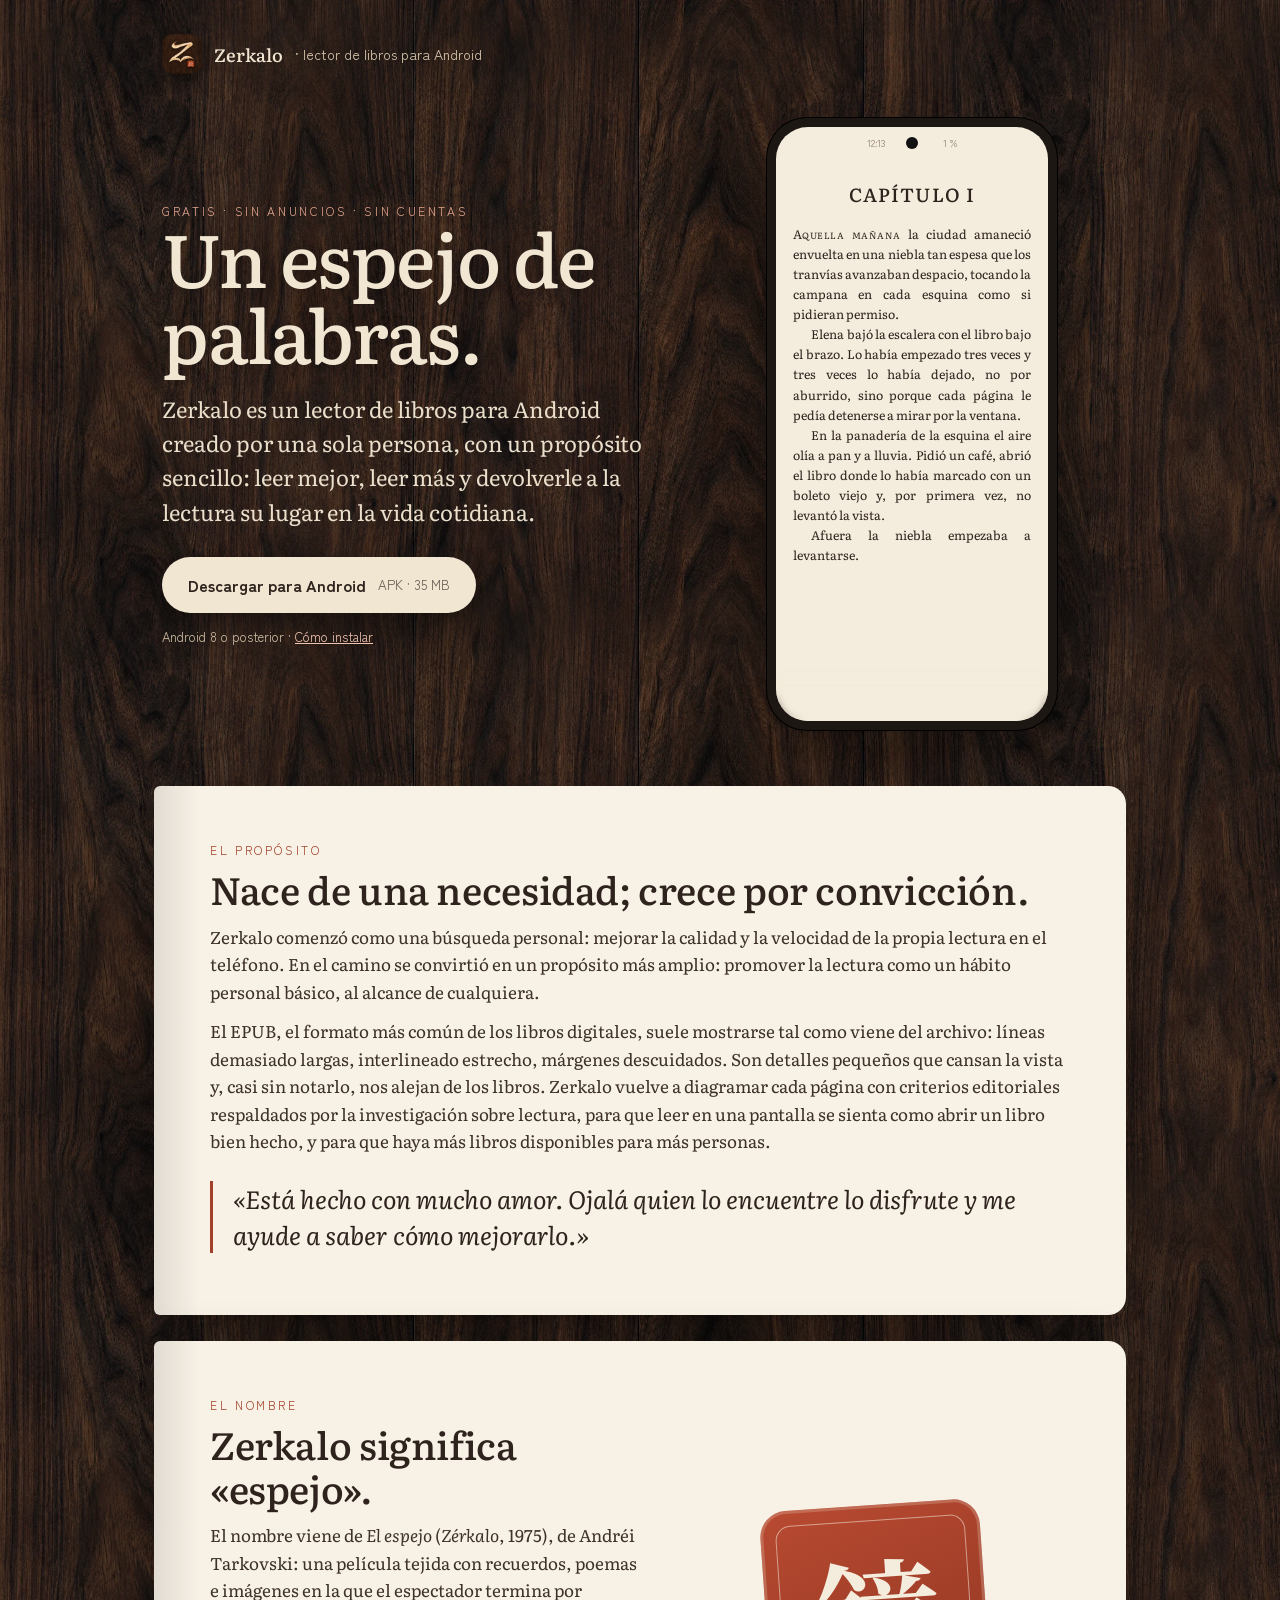
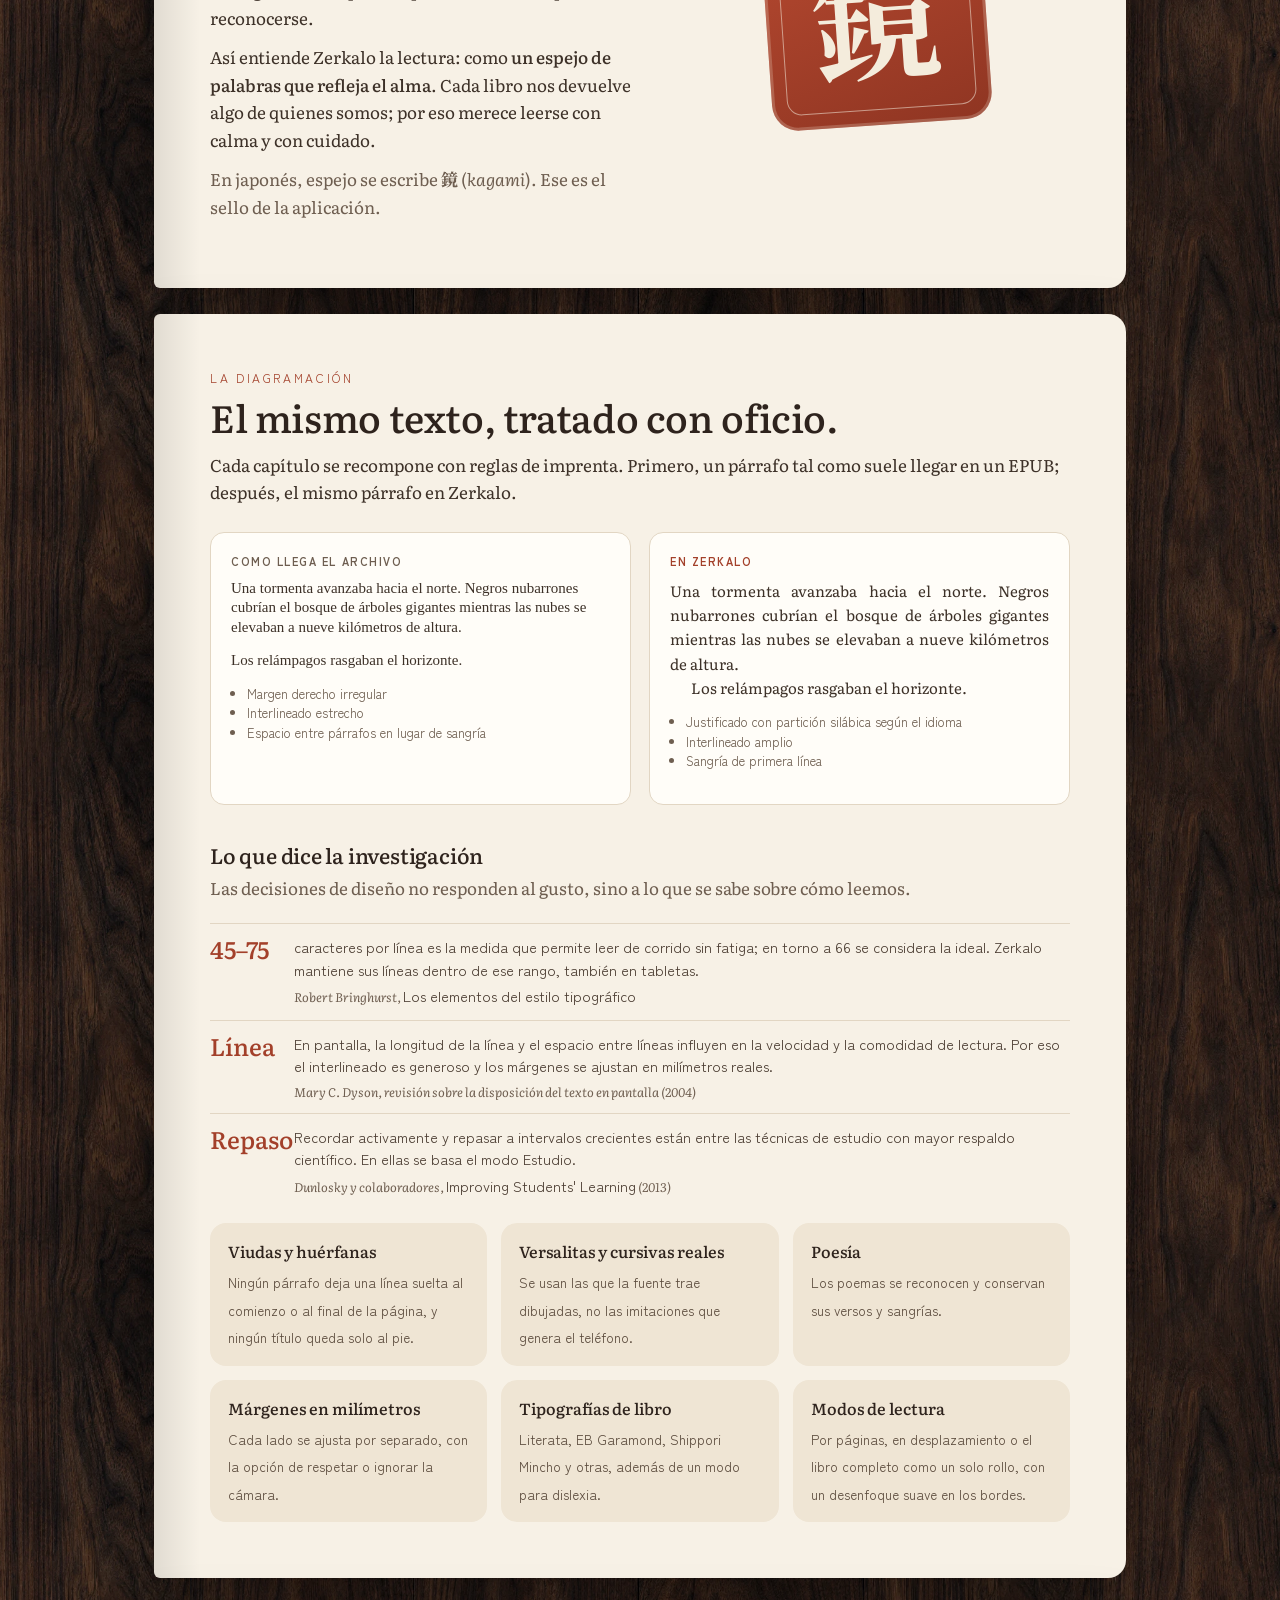
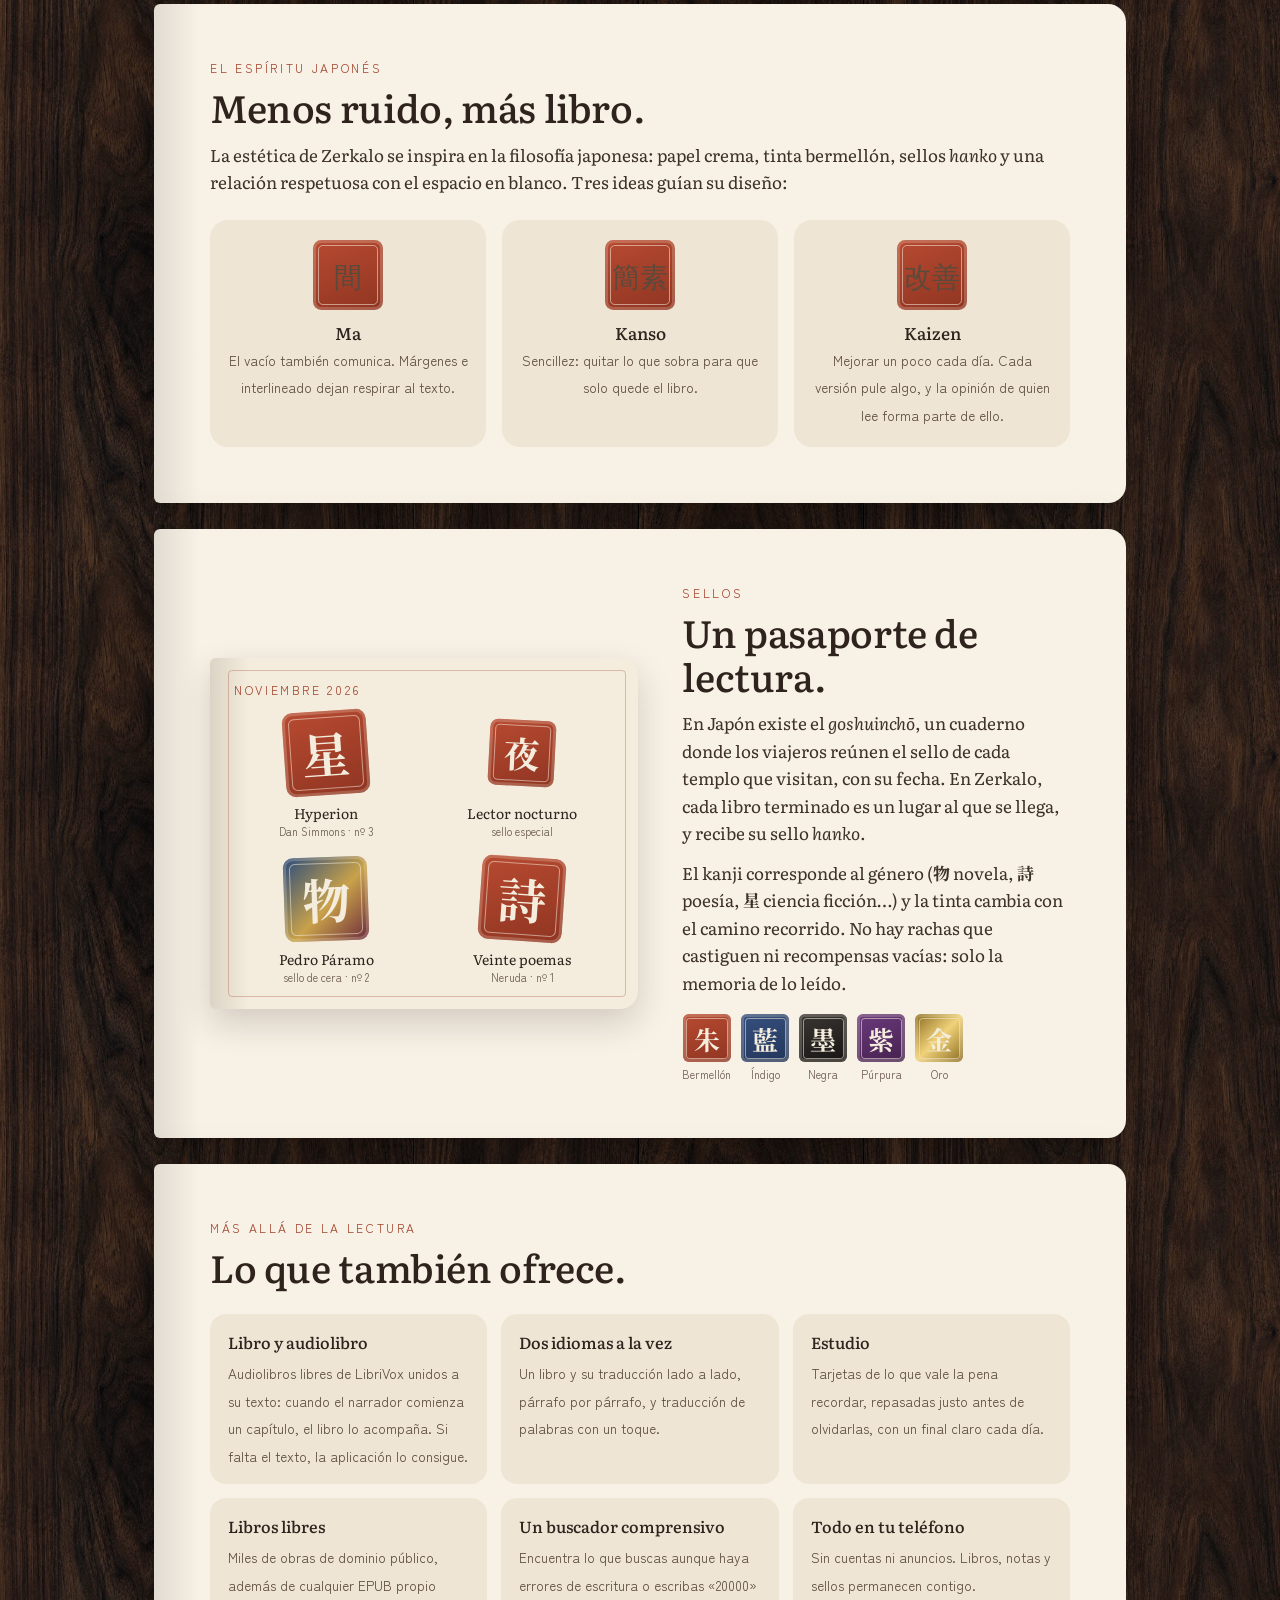
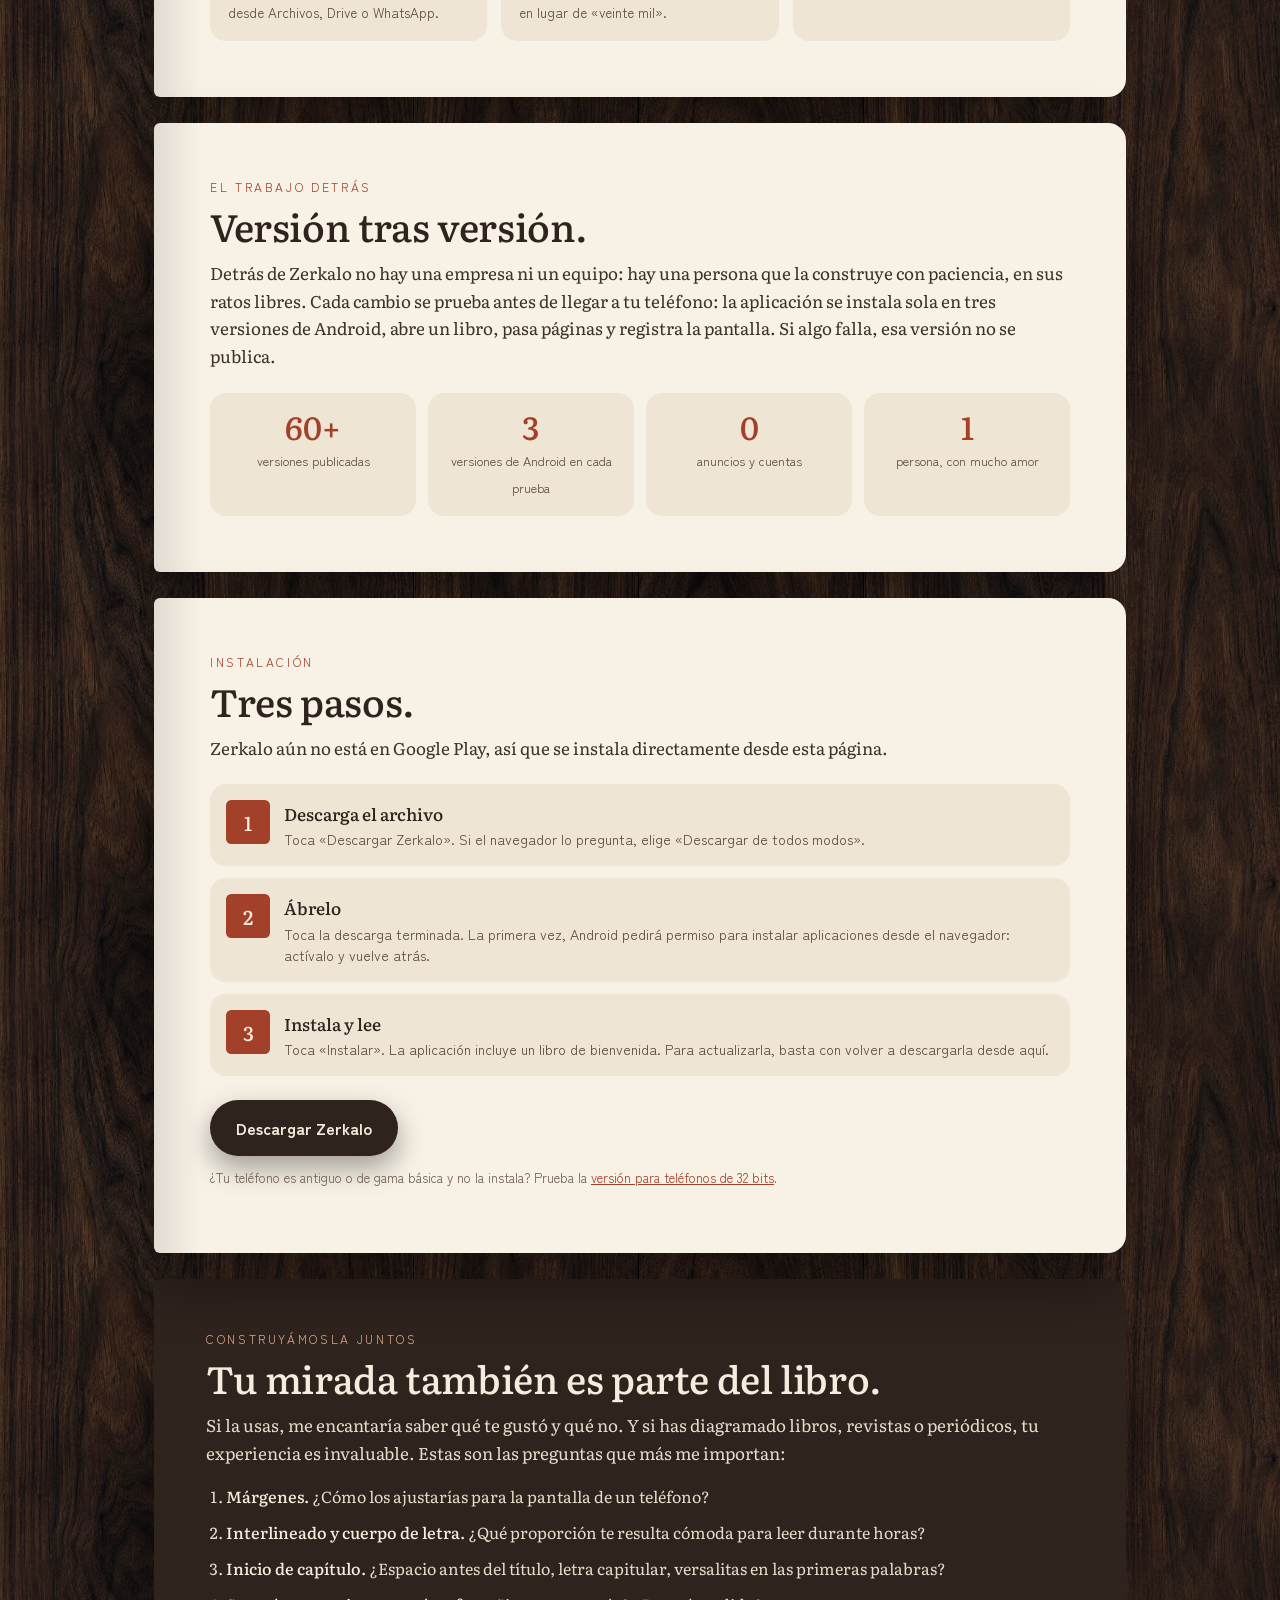
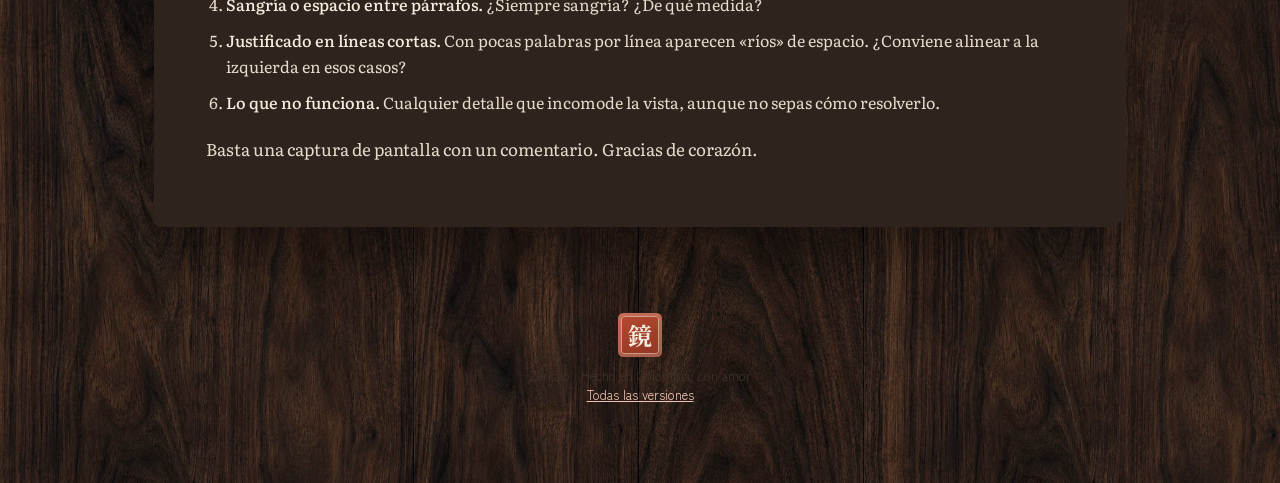
<file: docs/index.html>
<!DOCTYPE html>
<html lang="es">
<head>
<meta charset="utf-8">
<meta name="viewport" content="width=device-width, initial-scale=1">
<title>Zerkalo 鏡 · Un espejo de palabras</title>
<meta name="description" content="Zerkalo es un lector de libros para Android creado por una sola persona, con una diagramación editorial respaldada por la investigación sobre lectura. Gratis y sin anuncios.">
<meta property="og:title" content="Zerkalo 鏡 · Un espejo de palabras">
<meta property="og:description" content="Un lector de libros para Android, hecho con amor y con el cuidado de un libro impreso.">
<meta property="og:image" content="https://sebastianbalbinu.github.io/Zerkalo/img/icono.png">
<link rel="icon" href="img/favicon.png">
<link rel="apple-touch-icon" href="img/icono.png">
<link rel="preconnect" href="https://fonts.googleapis.com">
<link href="https://fonts.googleapis.com/css2?family=Noto+Serif+JP:wght@600;700&text=%E9%8F%A1%E7%89%A9%E8%A9%A9%E6%98%9F%E5%A4%9C%E6%9C%B1%E8%97%8D%E5%A2%A8%E7%B4%AB%E9%87%91%E9%96%93%E7%B0%A1%E7%B4%A0%E6%94%B9%E5%96%84&display=swap" rel="stylesheet">
<style>
@font-face{font-family:Literata;src:url(fonts/literata_400_normal.ttf);font-weight:400}
@font-face{font-family:Literata;src:url(fonts/literata_400_italic.ttf);font-style:italic}
@font-face{font-family:Literata;src:url(fonts/literata_500_normal.ttf);font-weight:500 700}
@font-face{font-family:Zen;src:url(fonts/zen_kaku_gothic_new_400_normal.ttf);font-weight:400}
@font-face{font-family:Zen;src:url(fonts/zen_kaku_gothic_new_700_normal.ttf);font-weight:700}
:root{--paper:#f4ecdc;--sheet:#f7f1e6;--ink:#2e231d;--soft:#6e5e50;--line:#e2d6c3;--ver:#a3402a;--card:#efe5d4;--cream:#f1e6d2}
*{box-sizing:border-box}
html{-webkit-text-size-adjust:100%}
body{margin:0;color:var(--ink);font:400 17px/1.62 Literata,Georgia,serif;background:#2a1d16 url(img/madera.webp) center top/900px auto repeat}
.kj{font-family:'Noto Serif JP','Noto Serif CJK JP','Hiragino Mincho ProN',serif;font-weight:700}
a{color:var(--ver)}
.cap{font:400 12px/1.4 Zen,system-ui,sans-serif;letter-spacing:.22em;text-transform:uppercase;color:var(--ver)}
h1,h2,h3{font-weight:500;letter-spacing:-.01em;margin:0}
h2{font-size:clamp(27px,5vw,38px);line-height:1.15;margin-top:8px}
p{margin:.7em 0;color:#3d3128}
.soft{color:var(--soft)}
.hanko{display:inline-flex;align-items:center;justify-content:center;color:var(--paper);background:linear-gradient(160deg,#b84a31,#8f3522);border-radius:12%;position:relative;box-shadow:inset 0 0 0 3px rgba(244,236,220,.22)}
.hanko::after{content:"";position:absolute;inset:7%;border:1.5px solid rgba(244,236,220,.55);border-radius:8%}
header{padding:34px 22px 56px;max-width:1000px;margin:0 auto;color:var(--cream)}
.nav{display:flex;align-items:center;gap:12px;font:400 14px Zen,system-ui,sans-serif;color:#d8c7ae}
.nav .hanko{width:34px;height:34px;font-size:20px}
.nav b{color:var(--cream);font:500 18px Literata,serif}
.hero{display:grid;grid-template-columns:1.1fr .9fr;gap:40px;align-items:center;margin-top:44px}
@media(max-width:760px){.hero{grid-template-columns:1fr}}
.hero .cap{color:#e3a58f}
.hero h1{font-size:clamp(42px,8.5vw,74px);line-height:1.02;letter-spacing:-.02em;color:var(--cream);text-shadow:0 2px 18px rgba(0,0,0,.35)}
.hero .lead{font-size:clamp(18px,2.5vw,22px);line-height:1.55;color:#eadfcb;margin:22px 0 28px}
.btn{display:inline-flex;align-items:center;gap:12px;background:var(--cream);color:var(--ink);text-decoration:none;font:700 16px Zen,system-ui,sans-serif;padding:16px 26px;border-radius:40px;box-shadow:0 12px 28px rgba(0,0,0,.35)}
.btn small{font-weight:400;opacity:.7}
.btn.dark{background:var(--ink);color:var(--paper)}
.meta{font:400 13px Zen,system-ui,sans-serif;color:#cdbca3;margin-top:14px}
.meta a{color:#f0c3b0}
main{max-width:1000px;margin:0 auto;padding:0 14px 40px}
.sheet{background:var(--sheet);border-radius:6px 18px 18px 6px;box-shadow:0 26px 60px rgba(0,0,0,.42);padding:clamp(26px,5vw,56px);margin-bottom:26px;position:relative;background-image:linear-gradient(90deg,rgba(0,0,0,.09),transparent 46px)}
.two{display:grid;grid-template-columns:1.05fr .95fr;gap:44px;align-items:center}
.two.rev > :first-child{order:2}
@media(max-width:760px){.two{grid-template-columns:1fr;gap:30px}.two.rev > :first-child{order:0}}
.quote{font:italic 400 clamp(20px,3vw,25px)/1.45 Literata,serif;color:var(--ink);border-left:3px solid var(--ver);padding-left:20px;margin:26px 0 6px}
.phone{width:min(290px,76vw);aspect-ratio:9/19;margin:0 auto;border-radius:40px;background:#1d1714;padding:9px;box-shadow:0 30px 60px rgba(0,0,0,.45),0 0 0 1px #000}
.scr{width:100%;height:100%;border-radius:32px;overflow:hidden;position:relative;background:var(--paper)}
.cam{position:absolute;top:10px;left:50%;width:12px;height:12px;margin-left:-6px;border-radius:50%;background:#111;z-index:5}
.status{position:absolute;top:8px;left:0;right:0;display:flex;justify-content:center;gap:58px;font:400 10px Zen,sans-serif;color:#8a7a6a;z-index:4}
.page{position:absolute;inset:34px 17px 0;font:400 12.4px/1.62 Literata,serif;color:#2e231d;text-align:justify;hyphens:auto;-webkit-hyphens:auto}
.page h4{font:600 19px/1.2 Literata,serif;text-align:center;letter-spacing:.06em;margin:22px 0 18px}
.page p{margin:0;text-indent:1.5em;color:inherit}
.page p.first{text-indent:0}
.page .sc{font-variant:small-caps;letter-spacing:.04em}
.blur{position:absolute;left:0;right:0;bottom:0;height:54px;backdrop-filter:blur(3px);-webkit-backdrop-filter:blur(3px);background:linear-gradient(to top,rgba(244,236,220,.85),rgba(244,236,220,0));-webkit-mask-image:linear-gradient(to top,#000 40%,transparent);mask-image:linear-gradient(to top,#000 40%,transparent)}
.cmp{display:grid;grid-template-columns:1fr 1fr;gap:18px;margin-top:26px}
@media(max-width:620px){.cmp{grid-template-columns:1fr}}
.box{background:#fffdf8;border:1px solid var(--line);border-radius:14px;padding:20px}
.box .tag{font:700 11px Zen,sans-serif;letter-spacing:.14em;text-transform:uppercase;color:var(--soft)}
.box.good .tag{color:var(--ver)}
.bad .txt{font:400 15px/1.3 Georgia,serif;text-align:left;margin-top:10px}
.bad .txt p{margin:0 0 .9em}
.good .txt{font:400 15px/1.62 Literata,serif;text-align:justify;hyphens:auto;-webkit-hyphens:auto;margin-top:10px}
.good .txt p{margin:0;text-indent:1.4em}
.good .txt p:first-child{text-indent:0}
.notes{font:400 13px/1.5 Zen,sans-serif;color:var(--soft);margin-top:12px;padding-left:16px}
.grid{display:grid;grid-template-columns:repeat(3,1fr);gap:14px;margin-top:26px}
@media(max-width:760px){.grid{grid-template-columns:1fr 1fr}}
@media(max-width:460px){.grid{grid-template-columns:1fr}}
.item{background:var(--card);border-radius:16px;padding:16px 18px}
.item b{display:block;font:500 16px Literata,serif;margin-bottom:4px}
.item span{font:400 13.5px/1.5 Zen,sans-serif;color:#5a4a3c}
.study{display:grid;gap:12px;margin-top:22px}
.study div{display:grid;grid-template-columns:70px 1fr;gap:14px;align-items:start;border-top:1px solid var(--line);padding-top:12px}
.study b{font:500 24px/1.1 Literata,serif;color:var(--ver)}
.study span{font:400 14.5px/1.55 Zen,sans-serif;color:#4a3c31}
.study i{display:block;font:italic 400 12.5px Literata,serif;color:var(--soft);margin-top:4px}
.ideas{display:grid;grid-template-columns:repeat(3,1fr);gap:16px;margin-top:24px}
@media(max-width:700px){.ideas{grid-template-columns:1fr}}
.idea{text-align:center;background:var(--card);border-radius:18px;padding:20px 16px}
.idea .hanko{width:70px;height:70px;font-size:28px;margin-bottom:10px;line-height:1}
.idea b{display:block;font:500 17px Literata,serif}
.idea span{font:400 13.5px/1.5 Zen,sans-serif;color:#5a4a3c}
.pass{background:var(--paper);border-radius:6px 18px 18px 6px;box-shadow:0 14px 34px rgba(46,35,29,.18);padding:24px;position:relative;background-image:linear-gradient(90deg,rgba(0,0,0,.1),transparent 40px)}
.pass::before{content:"";position:absolute;inset:12px 12px 12px 18px;border:1px solid rgba(163,64,42,.3);border-radius:4px;pointer-events:none}
.pgrid{display:grid;grid-template-columns:1fr 1fr;gap:18px 12px;margin-top:12px;text-align:center}
.pgrid .hanko{width:84px;height:84px;font-size:48px}
.pgrid .t{font:400 14px Literata,serif;margin-top:8px}
.pgrid .m{font:400 11px Zen,sans-serif;color:var(--soft)}
.inks{display:flex;gap:10px;margin-top:18px;flex-wrap:wrap}
.inks div{text-align:center;font:400 11px/1.3 Zen,sans-serif;color:var(--soft)}
.inks .hanko{width:48px;height:48px;font-size:26px;margin-bottom:5px}
.nums{display:grid;grid-template-columns:repeat(4,1fr);gap:12px;margin-top:24px}
@media(max-width:620px){.nums{grid-template-columns:1fr 1fr}}
.num{background:var(--card);border-radius:16px;padding:16px;text-align:center}
.num b{display:block;font:500 32px/1.1 Literata,serif;color:var(--ver)}
.num span{font:400 12.5px/1.4 Zen,sans-serif;color:#5a4a3c}
.steps{counter-reset:s;display:grid;gap:12px;margin-top:22px}
.step{display:grid;grid-template-columns:44px 1fr;gap:14px;align-items:start;background:var(--card);border-radius:16px;padding:16px}
.step::before{counter-increment:s;content:counter(s);width:44px;height:44px;border-radius:12%;display:flex;align-items:center;justify-content:center;background:var(--ver);color:var(--paper);font:500 20px Literata,serif}
.step b{font:500 17px Literata,serif}
.step p{margin:2px 0 0;font:400 14px/1.5 Zen,sans-serif;color:#5a4a3c}
.ask{background:var(--ink);color:var(--paper);border-radius:6px 18px 18px 6px;padding:clamp(26px,5vw,52px);box-shadow:0 26px 60px rgba(0,0,0,.42);margin-bottom:26px}
.ask h2{color:var(--paper)}
.ask p,.ask li{color:#e6dccb}
.ask .cap{color:#e3a58f}
.ask ol{padding-left:20px;margin:18px 0 0}
.ask li{margin:10px 0;font-size:16px}
.ask li b{color:var(--paper);font-weight:500}
footer{padding:20px 0 70px;text-align:center;font:400 13px Zen,sans-serif;color:#cdbca3}
footer a{color:#f0c3b0}
</style>
</head>
<body>

<header>
  <div class="nav"><img src="img/icono.png" alt="" width="40" height="40" style="border-radius:10px;box-shadow:0 4px 12px rgba(0,0,0,.4)"><b>Zerkalo</b><span>· lector de libros para Android</span></div>
  <div class="hero">
    <div>
      <div class="cap">Gratis · sin anuncios · sin cuentas</div>
      <h1>Un espejo de palabras.</h1>
      <p class="lead">Zerkalo es un lector de libros para Android creado por una sola persona, con un propósito sencillo: leer mejor, leer más y devolverle a la lectura su lugar en la vida cotidiana.</p>
      <a class="btn" href="https://github.com/sebastianbalbinu/Zerkalo/releases/latest/download/Zerkalo.apk">Descargar para Android <small>APK · 35 MB</small></a>
      <div class="meta">Android 8 o posterior · <a href="#instalar">Cómo instalar</a></div>
    </div>
    <div class="phone"><div class="scr">
      <div class="cam"></div>
      <div class="status"><span>12:13</span><span>1 %</span></div>
      <div class="page">
        <h4>CAPÍTULO I</h4>
        <p class="first"><span class="sc">Aquella mañana</span> la ciudad amaneció envuelta en una niebla tan espesa que los tranvías avanzaban despacio, tocando la campana en cada esquina como si pidieran permiso.</p>
        <p>Elena bajó la escalera con el libro bajo el brazo. Lo había empezado tres veces y tres veces lo había dejado, no por aburrido, sino porque cada página le pedía detenerse a mirar por la ventana.</p>
        <p>En la panadería de la esquina el aire olía a pan y a lluvia. Pidió un café, abrió el libro donde lo había marcado con un boleto viejo y, por primera vez, no levantó la vista.</p>
        <p>Afuera la niebla empezaba a levantarse.</p>
      </div>
      <div class="blur"></div>
    </div></div>
  </div>
</header>

<main>

<section class="sheet">
  <div class="cap">El propósito</div>
  <h2>Nace de una necesidad; crece por convicción.</h2>
  <p>Zerkalo comenzó como una búsqueda personal: mejorar la calidad y la velocidad de la propia lectura en el teléfono. En el camino se convirtió en un propósito más amplio: promover la lectura como un hábito personal básico, al alcance de cualquiera.</p>
  <p>El EPUB, el formato más común de los libros digitales, suele mostrarse tal como viene del archivo: líneas demasiado largas, interlineado estrecho, márgenes descuidados. Son detalles pequeños que cansan la vista y, casi sin notarlo, nos alejan de los libros. Zerkalo vuelve a diagramar cada página con criterios editoriales respaldados por la investigación sobre lectura, para que leer en una pantalla se sienta como abrir un libro bien hecho, y para que haya más libros disponibles para más personas.</p>
  <div class="quote">«Está hecho con mucho amor. Ojalá quien lo encuentre lo disfrute y me ayude a saber cómo mejorarlo.»</div>
</section>

<section class="sheet">
  <div class="two">
    <div>
      <div class="cap">El nombre</div>
      <h2>Zerkalo significa «espejo».</h2>
      <p>El nombre viene de <i>El espejo</i> (<i>Zérkalo</i>, 1975), de Andréi Tarkovski: una película tejida con recuerdos, poemas e imágenes en la que el espectador termina por reconocerse.</p>
      <p>Así entiende Zerkalo la lectura: como <b>un espejo de palabras que refleja el alma</b>. Cada libro nos devuelve algo de quienes somos; por eso merece leerse con calma y con cuidado.</p>
      <p class="soft">En japonés, espejo se escribe <span class="kj">鏡</span> (<i>kagami</i>). Ese es el sello de la aplicación.</p>
    </div>
    <div style="text-align:center"><span class="hanko kj" style="width:min(220px,58vw);height:min(220px,58vw);font-size:min(128px,34vw);transform:rotate(-4deg)">鏡</span></div>
  </div>
</section>

<section class="sheet">
  <div class="cap">La diagramación</div>
  <h2>El mismo texto, tratado con oficio.</h2>
  <p>Cada capítulo se recompone con reglas de imprenta. Primero, un párrafo tal como suele llegar en un EPUB; después, el mismo párrafo en Zerkalo.</p>
  <div class="cmp">
    <div class="box bad">
      <div class="tag">Como llega el archivo</div>
      <div class="txt">
        <p>Una tormenta avanzaba hacia el norte. Negros nubarrones cubrían el bosque de árboles gigantes mientras las nubes se elevaban a nueve kilómetros de altura.</p>
        <p>Los relámpagos rasgaban el horizonte.</p>
      </div>
      <ul class="notes"><li>Margen derecho irregular</li><li>Interlineado estrecho</li><li>Espacio entre párrafos en lugar de sangría</li></ul>
    </div>
    <div class="box good">
      <div class="tag">En Zerkalo</div>
      <div class="txt">
        <p>Una tormenta avanzaba hacia el norte. Negros nubarrones cubrían el bosque de árboles gigantes mientras las nubes se elevaban a nueve kilómetros de altura.</p>
        <p>Los relámpagos rasgaban el horizonte.</p>
      </div>
      <ul class="notes"><li>Justificado con partición silábica según el idioma</li><li>Interlineado amplio</li><li>Sangría de primera línea</li></ul>
    </div>
  </div>

  <h3 style="font:500 21px Literata,serif;margin-top:34px">Lo que dice la investigación</h3>
  <p class="soft" style="margin-top:4px">Las decisiones de diseño no responden al gusto, sino a lo que se sabe sobre cómo leemos.</p>
  <div class="study">
    <div><b>45–75</b><span>caracteres por línea es la medida que permite leer de corrido sin fatiga; en torno a 66 se considera la ideal. Zerkalo mantiene sus líneas dentro de ese rango, también en tabletas.<i>Robert Bringhurst, <span style="font-style:normal">Los elementos del estilo tipográfico</span></i></span></div>
    <div><b>Línea</b><span>En pantalla, la longitud de la línea y el espacio entre líneas influyen en la velocidad y la comodidad de lectura. Por eso el interlineado es generoso y los márgenes se ajustan en milímetros reales.<i>Mary C. Dyson, revisión sobre la disposición del texto en pantalla (2004)</i></span></div>
    <div><b>Repaso</b><span>Recordar activamente y repasar a intervalos crecientes están entre las técnicas de estudio con mayor respaldo científico. En ellas se basa el modo Estudio.<i>Dunlosky y colaboradores, <span style="font-style:normal">Improving Students' Learning</span> (2013)</i></span></div>
  </div>

  <div class="grid">
    <div class="item"><b>Viudas y huérfanas</b><span>Ningún párrafo deja una línea suelta al comienzo o al final de la página, y ningún título queda solo al pie.</span></div>
    <div class="item"><b>Versalitas y cursivas reales</b><span>Se usan las que la fuente trae dibujadas, no las imitaciones que genera el teléfono.</span></div>
    <div class="item"><b>Poesía</b><span>Los poemas se reconocen y conservan sus versos y sangrías.</span></div>
    <div class="item"><b>Márgenes en milímetros</b><span>Cada lado se ajusta por separado, con la opción de respetar o ignorar la cámara.</span></div>
    <div class="item"><b>Tipografías de libro</b><span>Literata, EB Garamond, Shippori Mincho y otras, además de un modo para dislexia.</span></div>
    <div class="item"><b>Modos de lectura</b><span>Por páginas, en desplazamiento o el libro completo como un solo rollo, con un desenfoque suave en los bordes.</span></div>
  </div>
</section>

<section class="sheet">
  <div class="cap">El espíritu japonés</div>
  <h2>Menos ruido, más libro.</h2>
  <p>La estética de Zerkalo se inspira en la filosofía japonesa: papel crema, tinta bermellón, sellos <i>hanko</i> y una relación respetuosa con el espacio en blanco. Tres ideas guían su diseño:</p>
  <div class="ideas">
    <div class="idea"><span class="hanko kj">間</span><b>Ma</b><span>El vacío también comunica. Márgenes e interlineado dejan respirar al texto.</span></div>
    <div class="idea"><span class="hanko kj">簡素</span><b>Kanso</b><span>Sencillez: quitar lo que sobra para que solo quede el libro.</span></div>
    <div class="idea"><span class="hanko kj">改善</span><b>Kaizen</b><span>Mejorar un poco cada día. Cada versión pule algo, y la opinión de quien lee forma parte de ello.</span></div>
  </div>
</section>

<section class="sheet">
  <div class="two rev">
    <div>
      <div class="cap">Sellos</div>
      <h2>Un pasaporte de lectura.</h2>
      <p>En Japón existe el <i>goshuinchō</i>, un cuaderno donde los viajeros reúnen el sello de cada templo que visitan, con su fecha. En Zerkalo, cada libro terminado es un lugar al que se llega, y recibe su sello <i>hanko</i>.</p>
      <p>El kanji corresponde al género (<span class="kj">物</span> novela, <span class="kj">詩</span> poesía, <span class="kj">星</span> ciencia ficción…) y la tinta cambia con el camino recorrido. No hay rachas que castiguen ni recompensas vacías: solo la memoria de lo leído.</p>
      <div class="inks">
        <div><span class="hanko kj">朱</span><br>Bermellón</div>
        <div><span class="hanko kj" style="background:linear-gradient(160deg,#36507f,#22365a)">藍</span><br>Índigo</div>
        <div><span class="hanko kj" style="background:linear-gradient(160deg,#3a3633,#171514)">墨</span><br>Negra</div>
        <div><span class="hanko kj" style="background:linear-gradient(160deg,#6b3a7c,#45214f)">紫</span><br>Púrpura</div>
        <div><span class="hanko kj" style="background:linear-gradient(135deg,#8a6a20,#f0d27a 50%,#8a6a20)">金</span><br>Oro</div>
      </div>
    </div>
    <div class="pass">
      <div class="cap">Noviembre 2026</div>
      <div class="pgrid">
        <div><span class="hanko kj" style="transform:rotate(-4deg)">星</span><div class="t">Hyperion</div><div class="m">Dan Simmons · nº 3</div></div>
        <div><span class="hanko kj" style="transform:rotate(3deg);width:66px;height:66px;font-size:36px;margin:9px 0">夜</span><div class="t">Lector nocturno</div><div class="m">sello especial</div></div>
        <div><span class="hanko kj" style="transform:rotate(-2deg);background:linear-gradient(135deg,#2a4b7c,#c9a24a 55%,#6b2a3a)">物</span><div class="t">Pedro Páramo</div><div class="m">sello de cera · nº 2</div></div>
        <div><span class="hanko kj" style="transform:rotate(4deg)">詩</span><div class="t">Veinte poemas</div><div class="m">Neruda · nº 1</div></div>
      </div>
    </div>
  </div>
</section>

<section class="sheet">
  <div class="cap">Más allá de la lectura</div>
  <h2>Lo que también ofrece.</h2>
  <div class="grid">
    <div class="item"><b>Libro y audiolibro</b><span>Audiolibros libres de LibriVox unidos a su texto: cuando el narrador comienza un capítulo, el libro lo acompaña. Si falta el texto, la aplicación lo consigue.</span></div>
    <div class="item"><b>Dos idiomas a la vez</b><span>Un libro y su traducción lado a lado, párrafo por párrafo, y traducción de palabras con un toque.</span></div>
    <div class="item"><b>Estudio</b><span>Tarjetas de lo que vale la pena recordar, repasadas justo antes de olvidarlas, con un final claro cada día.</span></div>
    <div class="item"><b>Libros libres</b><span>Miles de obras de dominio público, además de cualquier EPUB propio desde Archivos, Drive o WhatsApp.</span></div>
    <div class="item"><b>Un buscador comprensivo</b><span>Encuentra lo que buscas aunque haya errores de escritura o escribas «20000» en lugar de «veinte mil».</span></div>
    <div class="item"><b>Todo en tu teléfono</b><span>Sin cuentas ni anuncios. Libros, notas y sellos permanecen contigo.</span></div>
  </div>
</section>

<section class="sheet">
  <div class="cap">El trabajo detrás</div>
  <h2>Versión tras versión.</h2>
  <p>Detrás de Zerkalo no hay una empresa ni un equipo: hay una persona que la construye con paciencia, en sus ratos libres. Cada cambio se prueba antes de llegar a tu teléfono: la aplicación se instala sola en tres versiones de Android, abre un libro, pasa páginas y registra la pantalla. Si algo falla, esa versión no se publica.</p>
  <div class="nums">
    <div class="num"><b>60+</b><span>versiones publicadas</span></div>
    <div class="num"><b>3</b><span>versiones de Android en cada prueba</span></div>
    <div class="num"><b>0</b><span>anuncios y cuentas</span></div>
    <div class="num"><b>1</b><span>persona, con mucho amor</span></div>
  </div>
</section>

<section class="sheet" id="instalar">
  <div class="cap">Instalación</div>
  <h2>Tres pasos.</h2>
  <p>Zerkalo aún no está en Google Play, así que se instala directamente desde esta página.</p>
  <div class="steps">
    <div class="step"><div><b>Descarga el archivo</b><p>Toca «Descargar Zerkalo». Si el navegador lo pregunta, elige «Descargar de todos modos».</p></div></div>
    <div class="step"><div><b>Ábrelo</b><p>Toca la descarga terminada. La primera vez, Android pedirá permiso para instalar aplicaciones desde el navegador: actívalo y vuelve atrás.</p></div></div>
    <div class="step"><div><b>Instala y lee</b><p>Toca «Instalar». La aplicación incluye un libro de bienvenida. Para actualizarla, basta con volver a descargarla desde aquí.</p></div></div>
  </div>
  <p style="margin-top:24px"><a class="btn dark" href="https://github.com/sebastianbalbinu/Zerkalo/releases/latest/download/Zerkalo.apk">Descargar Zerkalo</a></p>
  <p class="soft" style="font:400 13px/1.5 Zen,sans-serif">¿Tu teléfono es antiguo o de gama básica y no la instala? Prueba la <a href="https://github.com/sebastianbalbinu/Zerkalo/releases/latest/download/Zerkalo-armv7.apk">versión para teléfonos de 32 bits</a>.</p>
</section>

<section class="ask">
  <div class="cap">Construyámosla juntos</div>
  <h2>Tu mirada también es parte del libro.</h2>
  <p>Si la usas, me encantaría saber qué te gustó y qué no. Y si has diagramado libros, revistas o periódicos, tu experiencia es invaluable. Estas son las preguntas que más me importan:</p>
  <ol>
    <li><b>Márgenes.</b> ¿Cómo los ajustarías para la pantalla de un teléfono?</li>
    <li><b>Interlineado y cuerpo de letra.</b> ¿Qué proporción te resulta cómoda para leer durante horas?</li>
    <li><b>Inicio de capítulo.</b> ¿Espacio antes del título, letra capitular, versalitas en las primeras palabras?</li>
    <li><b>Sangría o espacio entre párrafos.</b> ¿Siempre sangría? ¿De qué medida?</li>
    <li><b>Justificado en líneas cortas.</b> Con pocas palabras por línea aparecen «ríos» de espacio. ¿Conviene alinear a la izquierda en esos casos?</li>
    <li><b>Lo que no funciona.</b> Cualquier detalle que incomode la vista, aunque no sepas cómo resolverlo.</li>
  </ol>
  <p style="margin-top:20px">Basta una captura de pantalla con un comentario. Gracias de corazón.</p>
</section>

</main>

<footer>
  <span class="hanko kj" style="width:44px;height:44px;font-size:24px">鏡</span>
  <p>Zerkalo · Hecho en Colombia, con amor<br><a href="https://github.com/sebastianbalbinu/Zerkalo/releases">Todas las versiones</a></p>
</footer>

</body>
</html>
</file>
